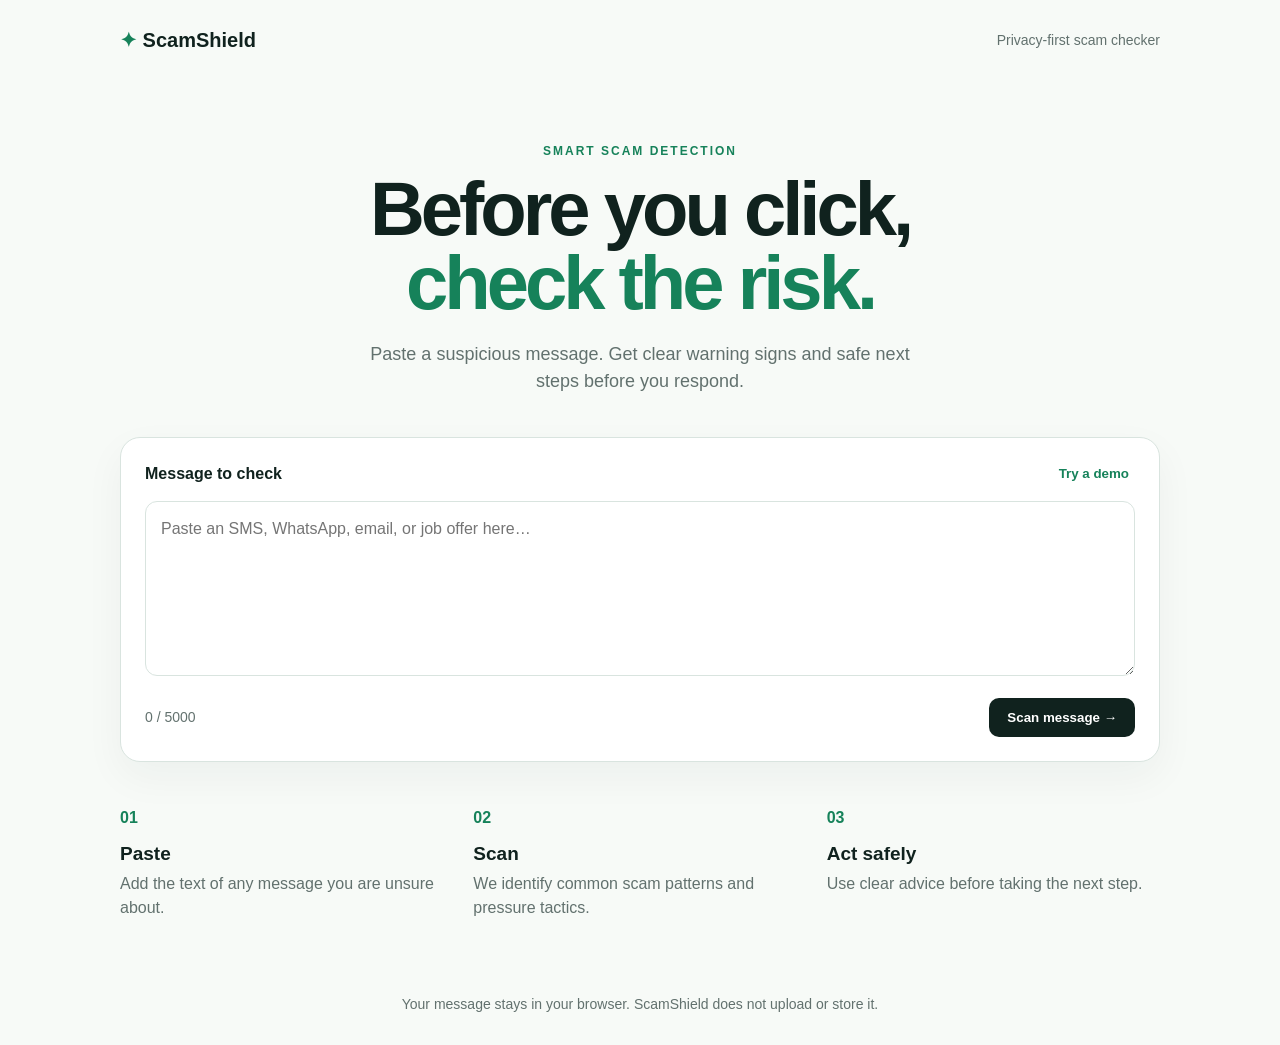
<file: index.html>
<!doctype html>
<html lang="en"><head><meta charset="utf-8"><meta name="viewport" content="width=device-width,initial-scale=1"><meta name="description" content="Private scam and phishing message checker"><title>ScamShield</title><link rel="icon" href="data:image/svg+xml,%3Csvg xmlns='http://www.w3.org/2000/svg' viewBox='0 0 64 64'%3E%3Cpath fill='%2316825a' d='M32 4 56 14v16c0 15-10 26-24 30C18 56 8 45 8 30V14z'/%3E%3Cpath fill='white' d='m29 42-10-10 4-4 6 6 12-14 4 4z'/%3E%3C/svg%3E"><style>:root{--ink:#10221e;--muted:#62716e;--line:#d9e4df;--paper:#f7faf7;--green:#16825a;--mint:#dff5e9;--amber:#cc7800;--red:#bd3741}*{box-sizing:border-box}body{margin:0;background:var(--paper);color:var(--ink);font:16px/1.5 Arial,sans-serif}.wrap{width:min(1040px,calc(100% - 32px));margin:auto}.nav{height:80px;display:flex;align-items:center;justify-content:space-between}.brand{font-weight:800;font-size:20px}.brand i{font-style:normal;color:var(--green)}.tag{font-size:14px;color:var(--muted)}.intro{text-align:center;padding:62px 0 42px;max-width:720px;margin:auto}.eyebrow{font-size:12px;font-weight:700;letter-spacing:2px;color:var(--green)}h1{font-size:clamp(42px,7vw,76px);line-height:.98;letter-spacing:-4px;margin:12px 0 20px}h1 span{color:var(--green)}.intro p{margin:auto;color:var(--muted);font-size:18px;max-width:580px}.box,.result>section{background:#fff;border:1px solid var(--line);border-radius:20px;box-shadow:0 15px 40px #1233280c}.box{padding:24px}.top,.bottom,.result-head{display:flex;justify-content:space-between;gap:16px;align-items:center}.top label{font-weight:bold}.link{background:transparent;border:0;color:var(--green);font-weight:bold;cursor:pointer}textarea{width:100%;min-height:175px;margin:15px 0;border:1px solid var(--line);border-radius:12px;padding:15px;font:inherit;resize:vertical;outline-color:var(--green)}.count{color:var(--muted);font-size:14px}.scan{background:var(--ink);color:#fff;border:0;border-radius:10px;padding:12px 18px;font-weight:bold;cursor:pointer}.scan:hover{background:var(--green)}.steps{display:grid;grid-template-columns:repeat(3,1fr);gap:20px;padding:44px 0}.steps b{color:var(--green)}.steps h2{font-size:19px;margin:10px 0 4px}.steps p{color:var(--muted);margin:0}.result{display:grid;grid-template-columns:.8fr 1.2fr;gap:20px;margin:38px 0}.hidden{display:none}.result>section{padding:28px}.level{font-size:12px;font-weight:bold;color:var(--muted);letter-spacing:1px}.number{font-size:82px;line-height:.9;font-weight:800;letter-spacing:-5px;margin-top:18px}.risk{font-size:25px;margin:12px 0}.meter{height:9px;border-radius:30px;background:#e7edeb;overflow:hidden}.meter i{display:block;height:100%;background:var(--green);transition:.5s}.summary{color:var(--muted)}.finding{display:flex;gap:12px;border-top:1px solid var(--line);padding:13px 0}.finding:first-child{border-top:0}.icon{height:28px;width:28px;background:var(--mint);border-radius:50%;display:grid;place-items:center}.finding h3{font-size:15px;margin:0 0 3px}.finding p{margin:0;color:var(--muted);font-size:14px}.advice{background:#f2f8f5;border-radius:12px;padding:15px;margin-top:20px}.advice h3{margin:0 0 7px}.advice ul{margin:0;padding-left:20px;color:#40534d}.privacy{text-align:center;color:var(--muted);font-size:14px;margin:30px 0}@media(max-width:680px){.tag{display:none}.intro{padding:38px 0 30px}.steps,.result{grid-template-columns:1fr}.steps{gap:20px;padding:28px 0}.box,.result>section{padding:18px}h1{letter-spacing:-2px}.bottom{align-items:end}}</style></head>
<body><main class="wrap"><nav class="nav"><div class="brand"><i>✦</i> ScamShield</div><div class="tag">Privacy-first scam checker</div></nav><section class="intro"><div class="eyebrow">SMART SCAM DETECTION</div><h1>Before you click,<br><span>check the risk.</span></h1><p>Paste a suspicious message. Get clear warning signs and safe next steps before you respond.</p></section><section class="box"><div class="top"><label for="msg">Message to check</label><button class="link" id="demo">Try a demo</button></div><textarea id="msg" maxlength="5000" placeholder="Paste an SMS, WhatsApp, email, or job offer here…"></textarea><div class="bottom"><span class="count" id="count">0 / 5000</span><button class="scan" id="scan">Scan message →</button></div></section><section class="steps" id="steps"><article><b>01</b><h2>Paste</h2><p>Add the text of any message you are unsure about.</p></article><article><b>02</b><h2>Scan</h2><p>We identify common scam patterns and pressure tactics.</p></article><article><b>03</b><h2>Act safely</h2><p>Use clear advice before taking the next step.</p></article></section><section class="result hidden" id="result" aria-live="polite"><section><div class="level">RISK LEVEL</div><div class="number" id="score">0</div><h2 class="risk" id="label">Low risk</h2><div class="meter"><i id="meter"></i></div><p class="summary" id="summary"></p></section><section><div class="result-head"><h2>Why this was flagged</h2><button class="link" id="copy">Copy report</button></div><div id="findings"></div><div class="advice"><h3>What you should do</h3><ul id="advice"></ul></div></section></section><p class="privacy">Your message stays in your browser. ScamShield does not upload or store it.</p></main><script>const $=x=>document.getElementById(x),msg=$('msg'),demo='URGENT: Your bank account will be blocked today. Verify your KYC immediately at http://sbi-secure-verify.xyz and enter your OTP. Do not share this message with anyone.',rules=[[/\\b(otp|cvv|upi pin|password|login details)\\b/i,28,'🔐','Requests sensitive credentials','Legitimate services do not ask for OTPs, PINs, or passwords by message.'],[/https?:\\/\\/[^\\s]+/i,20,'🔗','Contains an external link','Scam messages often use links that copy trusted brands.'],[/\\b(urgent|immediately|today|within \\d+|last warning|act now|blocked)\\b/i,14,'⏱','Uses urgency or pressure','Pressure can make you act before checking the claim.'],[/\\b(verify|kyc|suspended|blocked|refund|prize|winner|gift|cashback)\\b/i,12,'⚠','Uses a common scam pretext','Account problems, prizes, and refunds are common scam bait.'],[/\\b(share|secret|do not tell|confidential)\\b/i,10,'👁','Discourages verification','A genuine organization will not ask you to keep a security request secret.']];function analyse(t){let f=rules.filter(r=>r[0].test(t)),s=f.reduce((a,r)=>a+r[1],0);if(/\\.(xyz|top|click|live|site|shop)(\\b|\\/)/i.test(t)){s+=18;f.push([null,18,'🌐','Potentially risky web domain','Unusual domains deserve extra verification before you open them.'])}return{f,s:Math.min(s,100)}}function run(){if(!msg.value.trim())return msg.focus();let{f,s}=analyse(msg.value),d=s>=60?['Dangerous','var(--red)','This message has several strong signs of a scam.']:s>=30?['Suspicious','var(--amber)','Pause and verify this message through an official channel.']:['Low risk','var(--green)','No major scam patterns were detected, but stay alert.'];$('steps').classList.add('hidden');$('result').classList.remove('hidden');$('score').textContent=s;$('label').textContent=d[0];$('label').style.color=d[1];$('summary').textContent=d[2];$('meter').style.width=s+'%';$('meter').style.background=d[1];$('findings').innerHTML=f.length?f.map(r=>`<div class="finding"><span class="icon">${r[2]}</span><div><h3>${r[3]}</h3><p>${r[4]}</p></div></div>`).join(''):'<div class="finding"><span class="icon">✓</span><div><h3>No obvious red flags</h3><p>Use official apps and websites to verify important requests.</p></div></div>';$('advice').innerHTML=(s>=60?['Do not click links or reply.','Never share OTP, PIN, password, or card details.','Contact the organization through its official app or website.','Report and block the sender.']:['Verify the sender through an official channel.','Avoid unfamiliar links.','Never share credentials or payment details.']).map(x=>`<li>${x}</li>`).join('');$('result').scrollIntoView({behavior:'smooth',block:'nearest'})}msg.oninput=()=>$('count').textContent=msg.value.length+' / 5000';$('scan').onclick=run;$('demo').onclick=()=>{msg.value=demo;msg.dispatchEvent(new Event('input'));run()};$('copy').onclick=async()=>{await navigator.clipboard.writeText(`ScamShield result: ${$('label').textContent} (${$('score').textContent}/100)\\n${$('summary').textContent}`);$('copy').textContent='Copied!';setTimeout(()=>$('copy').textContent='Copy report',1500)};console.assert(analyse(demo).s>=60,'Demo must be high risk')</script></body></html>
</file>
